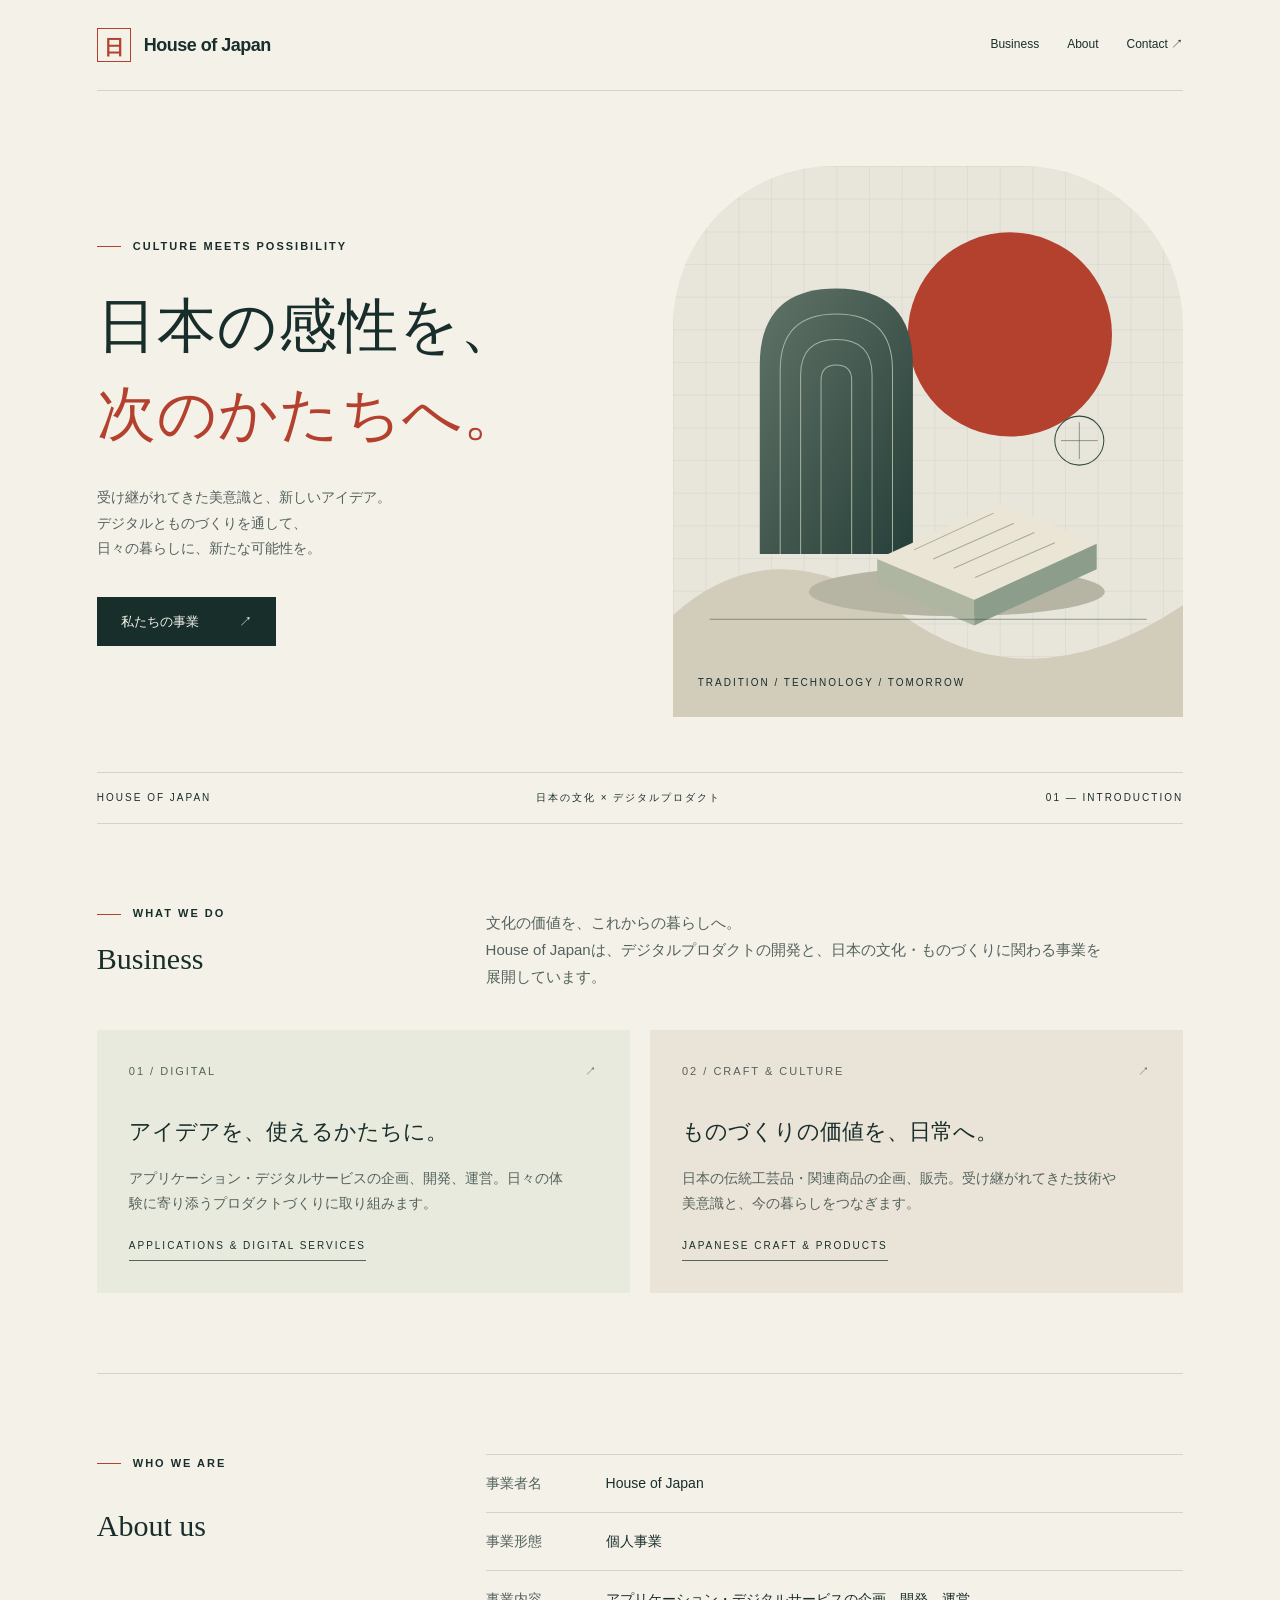
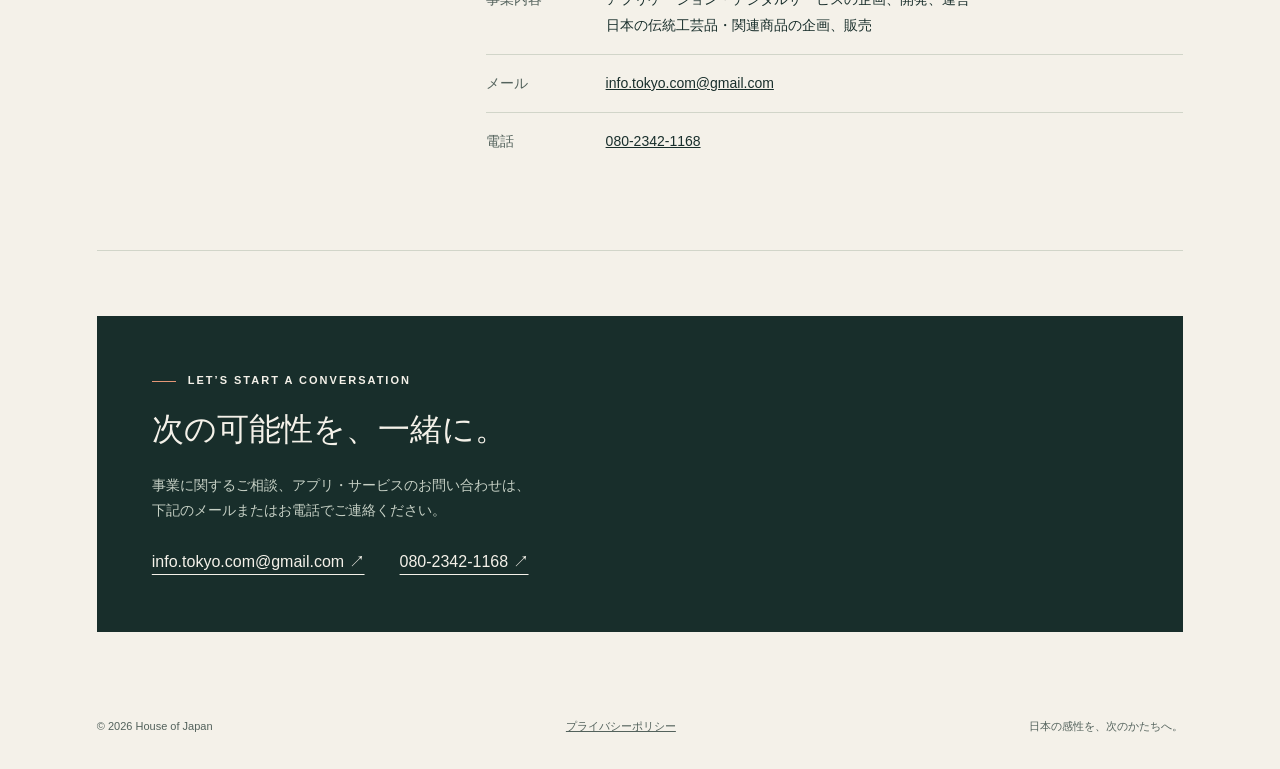
<file: index.html>
<!doctype html>
<html lang="ja"><head><meta charset="utf-8"><meta name="viewport" content="width=device-width,initial-scale=1"><meta name="description" content="House of Japanは、デジタルプロダクトの開発と、日本の文化・ものづくりに関わる事業を展開する個人事業です。事業紹介・お問い合わせはこちら。"><meta name="theme-color" content="#182e2b"><title>House of Japan | 日本の感性を、次のかたちへ。</title><link rel="stylesheet" href="style.css"></head>
<body><a class="skip" href="#main">本文へ移動</a><div class="wrap"><header><a class="brand" href="./" aria-label="House of Japan ホーム"><span class="mark" aria-hidden="true">日</span>House of Japan</a><nav aria-label="メインナビゲーション"><a href="#business">Business</a><a href="#about">About</a><a href="#contact">Contact ↗</a></nav></header>
<main id="main"><section class="hero" aria-labelledby="hero-title"><div><div class="eyebrow">Culture meets possibility</div><h1 id="hero-title">日本の感性を、<br><em>次のかたちへ。</em></h1><p class="lead">受け継がれてきた美意識と、新しいアイデア。<br>デジタルとものづくりを通して、<br>日々の暮らしに、新たな可能性を。</p><a class="button" href="#business">私たちの事業 <span aria-hidden="true">↗</span></a></div><div class="art"><!-- Original illustration; no third-party assets. --><svg viewBox="0 0 500 540" xmlns="http://www.w3.org/2000/svg" aria-hidden="true"><defs><pattern id="grid" width="32" height="32" patternUnits="userSpaceOnUse"><path d="M32 0H0V32" fill="none" stroke="#bec4b5" stroke-width=".5"/></pattern><linearGradient id="stone" x2="1" y2="1"><stop stop-color="#617367"/><stop offset="1" stop-color="#263f39"/></linearGradient></defs><rect width="500" height="540" fill="url(#grid)"/><circle cx="330" cy="165" r="100" fill="#b4402e"/><path d="M0 440Q100 350 225 440T500 430V540H0Z" fill="#d2ccba"/><path d="M85 380V195Q85 120 160 120Q235 120 235 195V380Z" fill="url(#stone)"/><path d="M105 380V200Q105 145 160 145Q215 145 215 200V380M125 380V205Q125 170 160 170Q195 170 195 205V380M145 380V210Q145 195 160 195Q175 195 175 210V380" fill="none" stroke="#a5b19f"/><ellipse cx="278" cy="417" rx="145" ry="24" fill="#b6b5a3"/><path d="M200 385L320 330L415 370L295 425Z" fill="#ebe5d5"/><path d="M200 385V410L295 450V425Z" fill="#aeb6a2"/><path d="M295 425L415 370V395L295 450Z" fill="#8c9d8b"/><path d="M236 376L314 340M255 385L334 350M275 394L354 359M296 403L374 369" stroke="#a3ad99" fill="none"/><circle cx="398" cy="269" r="24" fill="none" stroke="#314b40"/><path d="M380 269H416M398 251V287M36 444H464" stroke="#314b40" stroke-width=".5"/></svg><span class="art-label">TRADITION / TECHNOLOGY / TOMORROW</span></div></section>
<div class="hero-foot"><span>HOUSE OF JAPAN</span><span>日本の文化 × デジタルプロダクト</span><span>01 — INTRODUCTION</span></div>
<section class="section" id="business"><div class="section-heading"><div><div class="eyebrow">What we do</div><h2>Business</h2></div><p>文化の価値を、これからの暮らしへ。<br>House of Japanは、デジタルプロダクトの開発と、日本の文化・ものづくりに関わる事業を展開しています。</p></div><div class="cards"><article class="card"><div class="card-top"><span>01 / DIGITAL</span><span aria-hidden="true">↗</span></div><h3>アイデアを、使えるかたちに。</h3><p>アプリケーション・デジタルサービスの企画、開発、運営。日々の体験に寄り添うプロダクトづくりに取り組みます。</p><span class="tag">APPLICATIONS & DIGITAL SERVICES</span></article><article class="card"><div class="card-top"><span>02 / CRAFT & CULTURE</span><span aria-hidden="true">↗</span></div><h3>ものづくりの価値を、日常へ。</h3><p>日本の伝統工芸品・関連商品の企画、販売。受け継がれてきた技術や美意識と、今の暮らしをつなぎます。</p><span class="tag">JAPANESE CRAFT & PRODUCTS</span></article></div></section>
<section class="section" id="about"><div class="about-grid"><div><div class="eyebrow">Who we are</div><h2 style="font-family:Georgia,serif;font-size:30px;font-weight:400">About us</h2></div><dl><div><dt>事業者名</dt><dd>House of Japan</dd></div><div><dt>事業形態</dt><dd>個人事業</dd></div><div><dt>事業内容</dt><dd>アプリケーション・デジタルサービスの企画、開発、運営<br>日本の伝統工芸品・関連商品の企画、販売</dd></div><div><dt>メール</dt><dd><a href="mailto:info.tokyo.com@gmail.com">info.tokyo.com@gmail.com</a></dd></div><div><dt>電話</dt><dd><a href="tel:+818023421168">080-2342-1168</a></dd></div></dl></div></section>
<section class="contact" id="contact"><div class="eyebrow">Let’s start a conversation</div><h2>次の可能性を、一緒に。</h2><p>事業に関するご相談、アプリ・サービスのお問い合わせは、<br>下記のメールまたはお電話でご連絡ください。</p><div class="contact-links"><a href="mailto:info.tokyo.com@gmail.com">info.tokyo.com@gmail.com ↗</a><a href="tel:+818023421168">080-2342-1168 ↗</a></div></section></main>
<footer><span>© 2026 House of Japan</span><a href="privacy.html">プライバシーポリシー</a><span>日本の感性を、次のかたちへ。</span></footer></div></body></html>
</file>
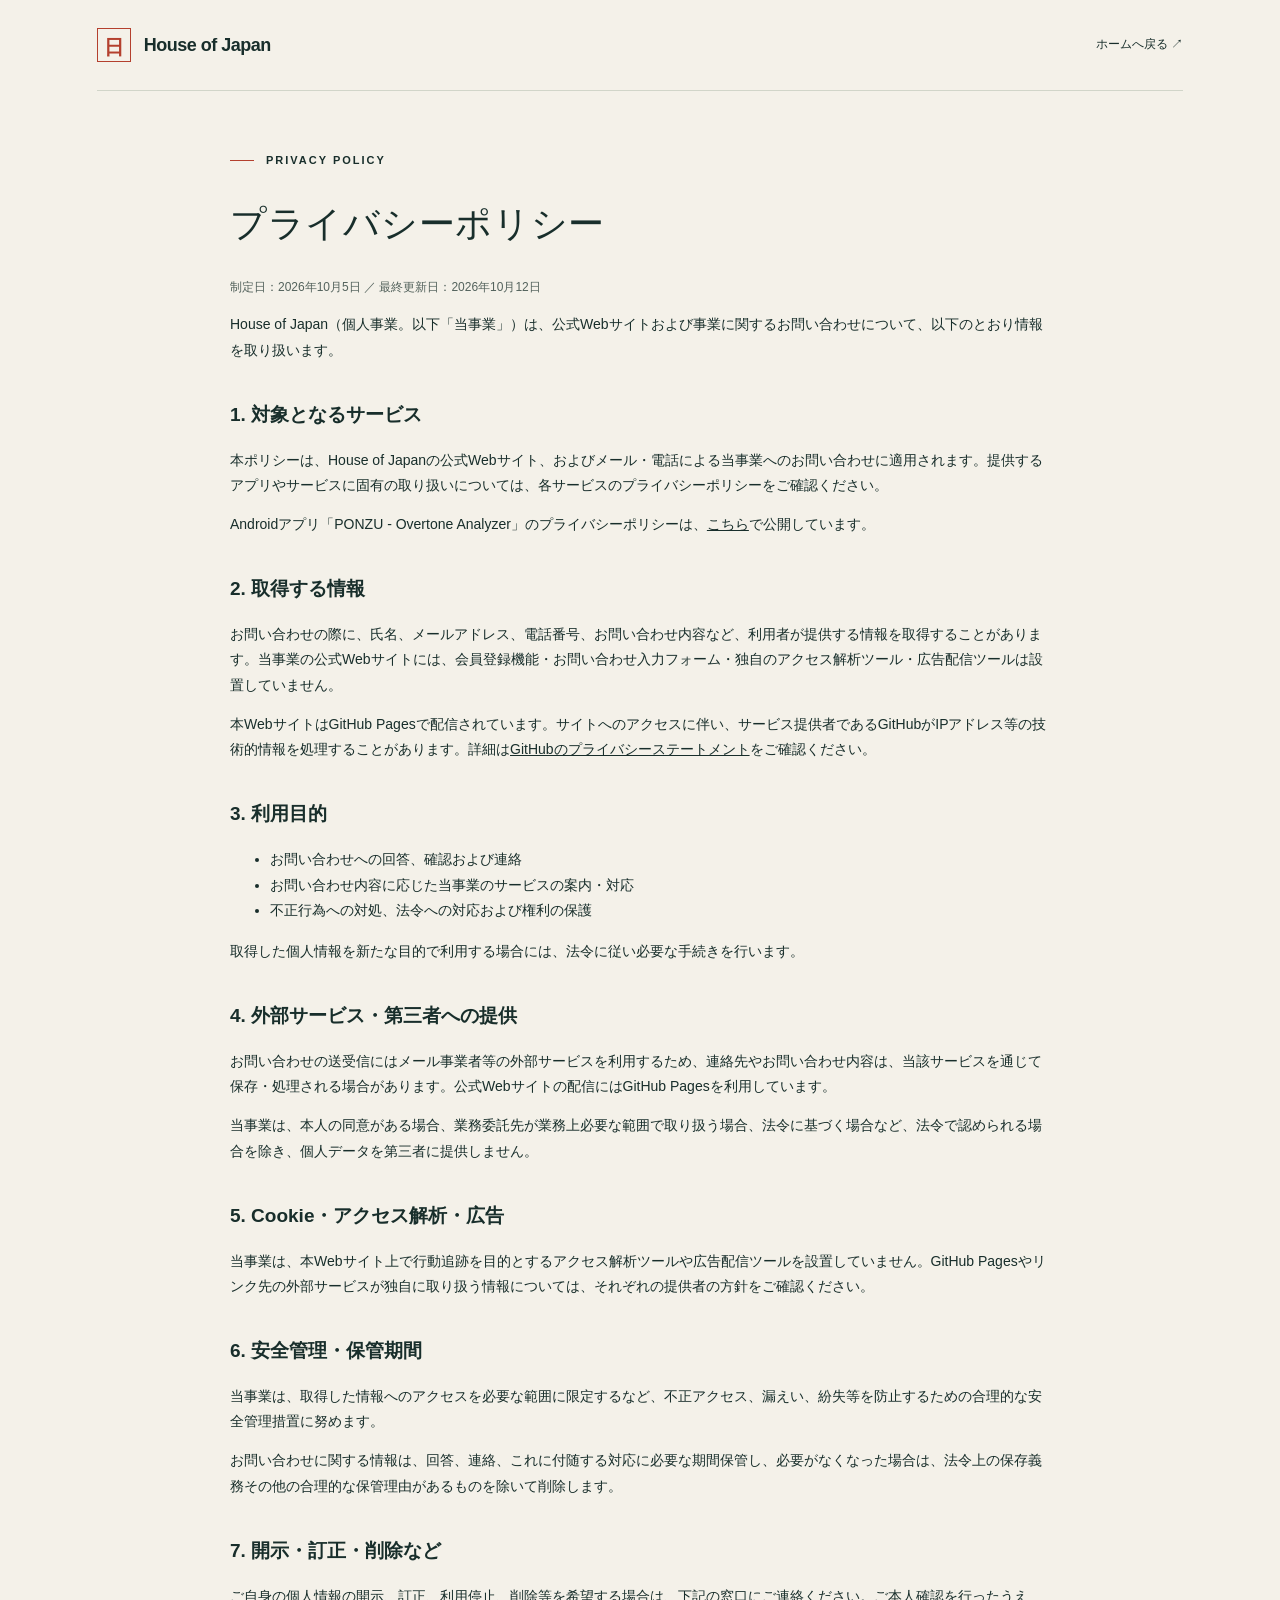
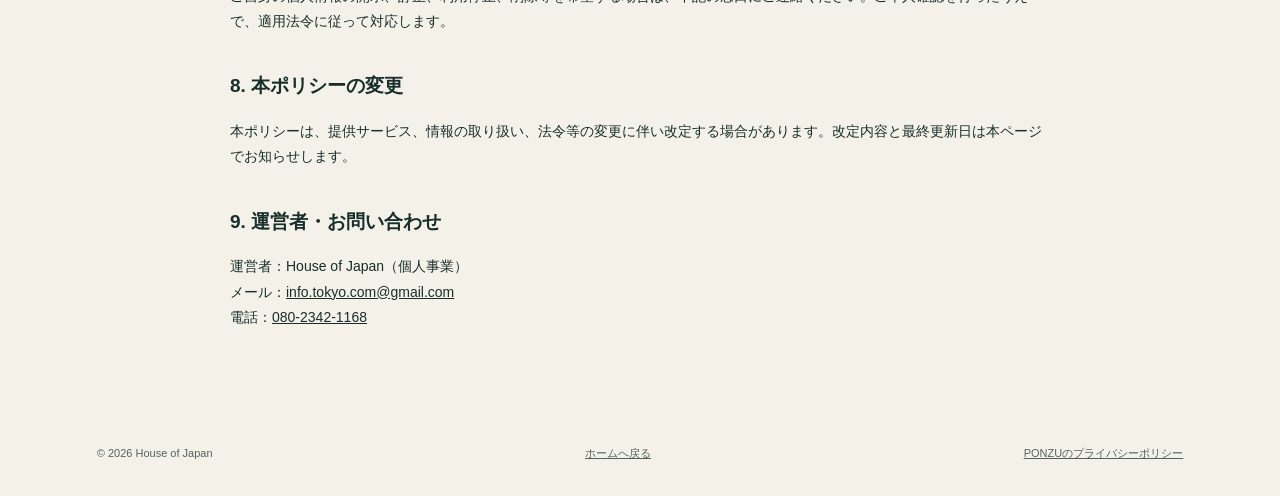
<file: privacy.html>
<!doctype html>
<html lang="ja">
<head>
<meta charset="utf-8">
<meta name="viewport" content="width=device-width,initial-scale=1">
<meta name="description" content="House of Japan公式Webサイトおよび事業へのお問い合わせに関するプライバシーポリシー。">
<title>プライバシーポリシー | House of Japan</title>
<link rel="stylesheet" href="style.css">
</head>
<body>
<a class="skip" href="#main">本文へ移動</a>
<div class="wrap">
<header>
<a class="brand" href="./"><span class="mark" aria-hidden="true">日</span>House of Japan</a>
<nav aria-label="ナビゲーション"><a href="./">ホームへ戻る ↗</a></nav>
</header>
<main class="policy" id="main">
<div class="eyebrow">Privacy Policy</div>
<h1>プライバシーポリシー</h1>
<p class="date">制定日：2026年10月5日 ／ 最終更新日：2026年10月12日</p>
<p>House of Japan（個人事業。以下「当事業」）は、公式Webサイトおよび事業に関するお問い合わせについて、以下のとおり情報を取り扱います。</p>
<h2>1. 対象となるサービス</h2>
<p>本ポリシーは、House of Japanの公式Webサイト、およびメール・電話による当事業へのお問い合わせに適用されます。提供するアプリやサービスに固有の取り扱いについては、各サービスのプライバシーポリシーをご確認ください。</p>
<p>Androidアプリ「PONZU - Overtone Analyzer」のプライバシーポリシーは、<a href="ponzu/privacy.html">こちら</a>で公開しています。</p>
<h2>2. 取得する情報</h2>
<p>お問い合わせの際に、氏名、メールアドレス、電話番号、お問い合わせ内容など、利用者が提供する情報を取得することがあります。当事業の公式Webサイトには、会員登録機能・お問い合わせ入力フォーム・独自のアクセス解析ツール・広告配信ツールは設置していません。</p>
<p>本WebサイトはGitHub Pagesで配信されています。サイトへのアクセスに伴い、サービス提供者であるGitHubがIPアドレス等の技術的情報を処理することがあります。詳細は<a href="https://docs.github.com/en/site-policy/privacy-policies/github-general-privacy-statement">GitHubのプライバシーステートメント</a>をご確認ください。</p>
<h2>3. 利用目的</h2>
<ul>
<li>お問い合わせへの回答、確認および連絡</li>
<li>お問い合わせ内容に応じた当事業のサービスの案内・対応</li>
<li>不正行為への対処、法令への対応および権利の保護</li>
</ul>
<p>取得した個人情報を新たな目的で利用する場合には、法令に従い必要な手続きを行います。</p>
<h2>4. 外部サービス・第三者への提供</h2>
<p>お問い合わせの送受信にはメール事業者等の外部サービスを利用するため、連絡先やお問い合わせ内容は、当該サービスを通じて保存・処理される場合があります。公式Webサイトの配信にはGitHub Pagesを利用しています。</p>
<p>当事業は、本人の同意がある場合、業務委託先が業務上必要な範囲で取り扱う場合、法令に基づく場合など、法令で認められる場合を除き、個人データを第三者に提供しません。</p>
<h2>5. Cookie・アクセス解析・広告</h2>
<p>当事業は、本Webサイト上で行動追跡を目的とするアクセス解析ツールや広告配信ツールを設置していません。GitHub Pagesやリンク先の外部サービスが独自に取り扱う情報については、それぞれの提供者の方針をご確認ください。</p>
<h2>6. 安全管理・保管期間</h2>
<p>当事業は、取得した情報へのアクセスを必要な範囲に限定するなど、不正アクセス、漏えい、紛失等を防止するための合理的な安全管理措置に努めます。</p>
<p>お問い合わせに関する情報は、回答、連絡、これに付随する対応に必要な期間保管し、必要がなくなった場合は、法令上の保存義務その他の合理的な保管理由があるものを除いて削除します。</p>
<h2>7. 開示・訂正・削除など</h2>
<p>ご自身の個人情報の開示、訂正、利用停止、削除等を希望する場合は、下記の窓口にご連絡ください。ご本人確認を行ったうえで、適用法令に従って対応します。</p>
<h2>8. 本ポリシーの変更</h2>
<p>本ポリシーは、提供サービス、情報の取り扱い、法令等の変更に伴い改定する場合があります。改定内容と最終更新日は本ページでお知らせします。</p>
<h2>9. 運営者・お問い合わせ</h2>
<p>運営者：House of Japan（個人事業）<br>
メール：<a href="mailto:info.tokyo.com@gmail.com">info.tokyo.com@gmail.com</a><br>
電話：<a href="tel:+818023421168">080-2342-1168</a></p>
</main>
<footer><span>© 2026 House of Japan</span><a href="./">ホームへ戻る</a><a href="ponzu/privacy.html">PONZUのプライバシーポリシー</a></footer>
</div>
</body>
</html>
</file>
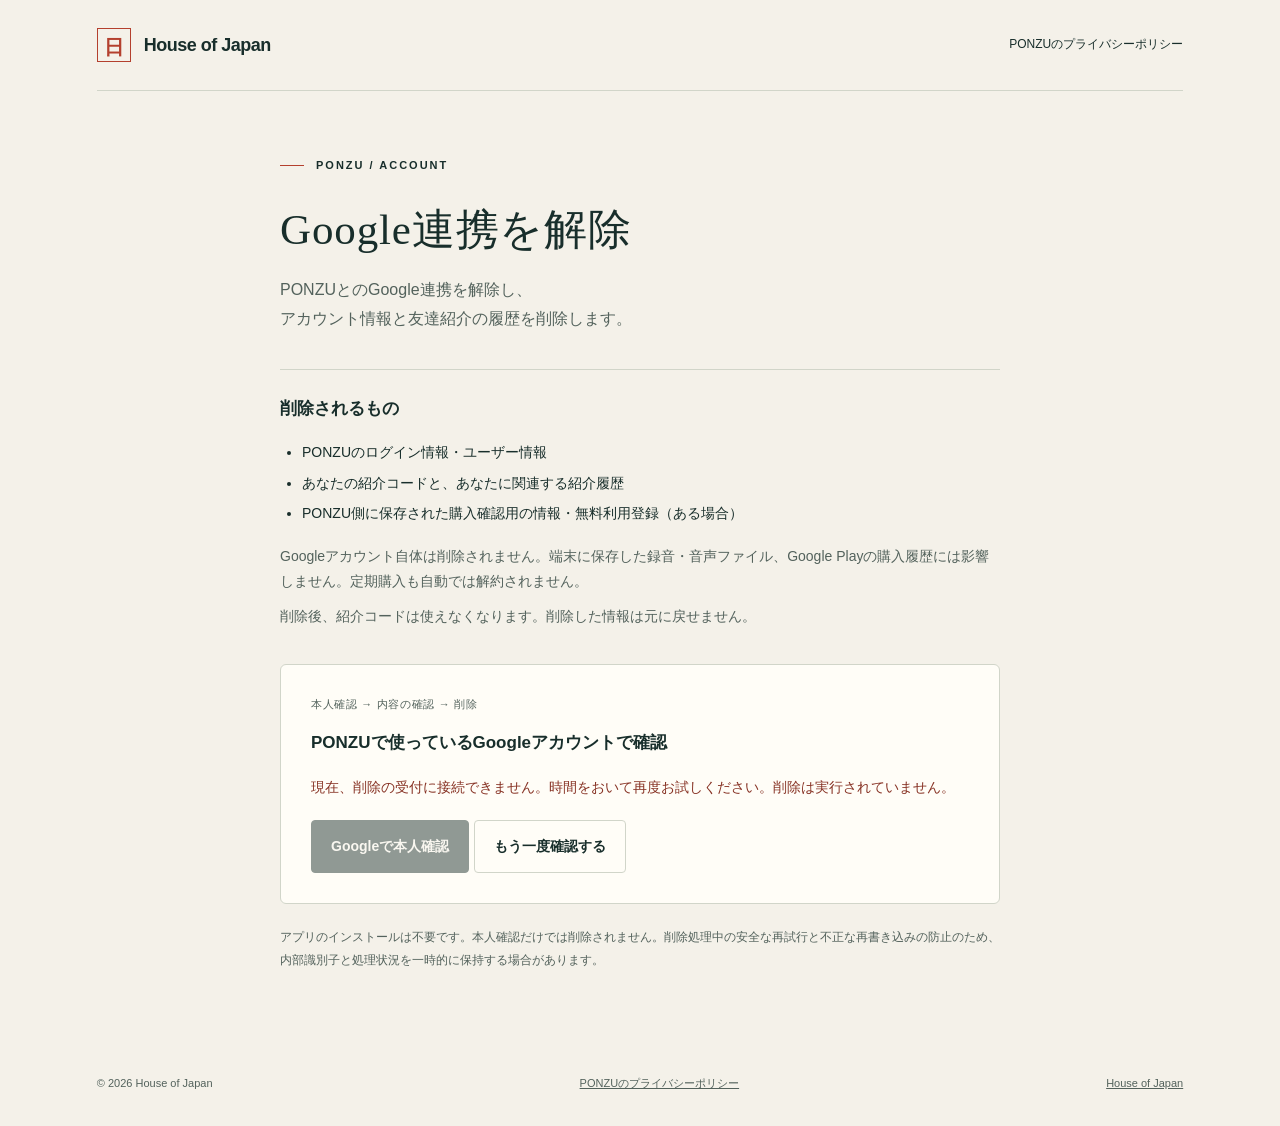
<file: ponzu/delete-account.html>
<!doctype html>
<html lang="ja">
<head>
  <meta charset="utf-8">
  <meta name="viewport" content="width=device-width,initial-scale=1">
  <meta name="description" content="PONZUのGoogle連携解除と、アカウント情報・友達紹介履歴の削除。アプリをインストールしていない方もこのページから手続きできます。">
  <meta name="referrer" content="no-referrer">
  <meta name="theme-color" content="#182e2b">
  <title>Google連携を解除 | PONZU</title>
  <link rel="stylesheet" href="../style.css">
  <link rel="stylesheet" href="delete-account.css">
  <script type="module" src="delete-account.mjs"></script>
</head>
<body>
  <a class="skip" href="#main">本文へ移動</a>
  <div class="wrap">
    <header>
      <a class="brand" href="../"><span class="mark" aria-hidden="true">日</span>House of Japan</a>
      <nav aria-label="ナビゲーション"><a href="privacy.html">PONZUのプライバシーポリシー</a></nav>
    </header>
    <main id="main" class="deletion-page">
      <div class="eyebrow">PONZU / Account</div>
      <h1>Google連携を解除</h1>
      <p class="intro">PONZUとのGoogle連携を解除し、<br class="desktop-break">アカウント情報と友達紹介の履歴を削除します。</p>

      <section class="scope" aria-labelledby="scope-heading">
        <h2 id="scope-heading">削除されるもの</h2>
        <ul>
          <li>PONZUのログイン情報・ユーザー情報</li>
          <li>あなたの紹介コードと、あなたに関連する紹介履歴</li>
          <li>PONZU側に保存された購入確認用の情報・無料利用登録（ある場合）</li>
        </ul>
        <p>Googleアカウント自体は削除されません。端末に保存した録音・音声ファイル、Google Playの購入履歴には影響しません。定期購入も自動では解約されません。</p>
        <p>削除後、紹介コードは使えなくなります。削除した情報は元に戻せません。</p>
      </section>

      <section class="action-card" aria-labelledby="action-heading" aria-busy="true" id="action-card">
        <div class="step-label" id="step-label">本人確認 → 内容の確認 → 削除</div>
        <h2 id="action-heading">PONZUで使っているGoogleアカウントで確認</h2>
        <p id="status" role="status" aria-live="polite">受付状況を確認しています。</p>
        <button id="start" type="button" disabled>Googleで本人確認</button>
        <div id="google-button" aria-label="Googleで本人確認"></div>

        <form id="confirmation" hidden>
          <p class="account-label">削除するPONZUアカウント</p>
          <p class="account-email" id="account-email"></p>
          <label class="consent"><input type="checkbox" id="consent" required> <span>上記の情報を削除し、元に戻せないことを確認しました。</span></label>
          <div class="actions">
            <button type="submit" id="delete" class="danger" disabled>連携を解除して削除する</button>
            <button type="button" id="cancel" class="secondary">キャンセル</button>
          </div>
        </form>
        <button id="retry" type="button" class="secondary" hidden>もう一度確認する</button>
        <noscript><p>この手続きにはJavaScriptが必要です。ブラウザのJavaScriptを有効にしてください。この状態では削除は実行されません。</p></noscript>
      </section>
      <p class="footnote">アプリのインストールは不要です。本人確認だけでは削除されません。削除処理中の安全な再試行と不正な再書き込みの防止のため、内部識別子と処理状況を一時的に保持する場合があります。</p>
    </main>
    <footer><span>© 2026 House of Japan</span><a href="privacy.html">PONZUのプライバシーポリシー</a><a href="../">House of Japan</a></footer>
  </div>
</body>
</html>
</file>
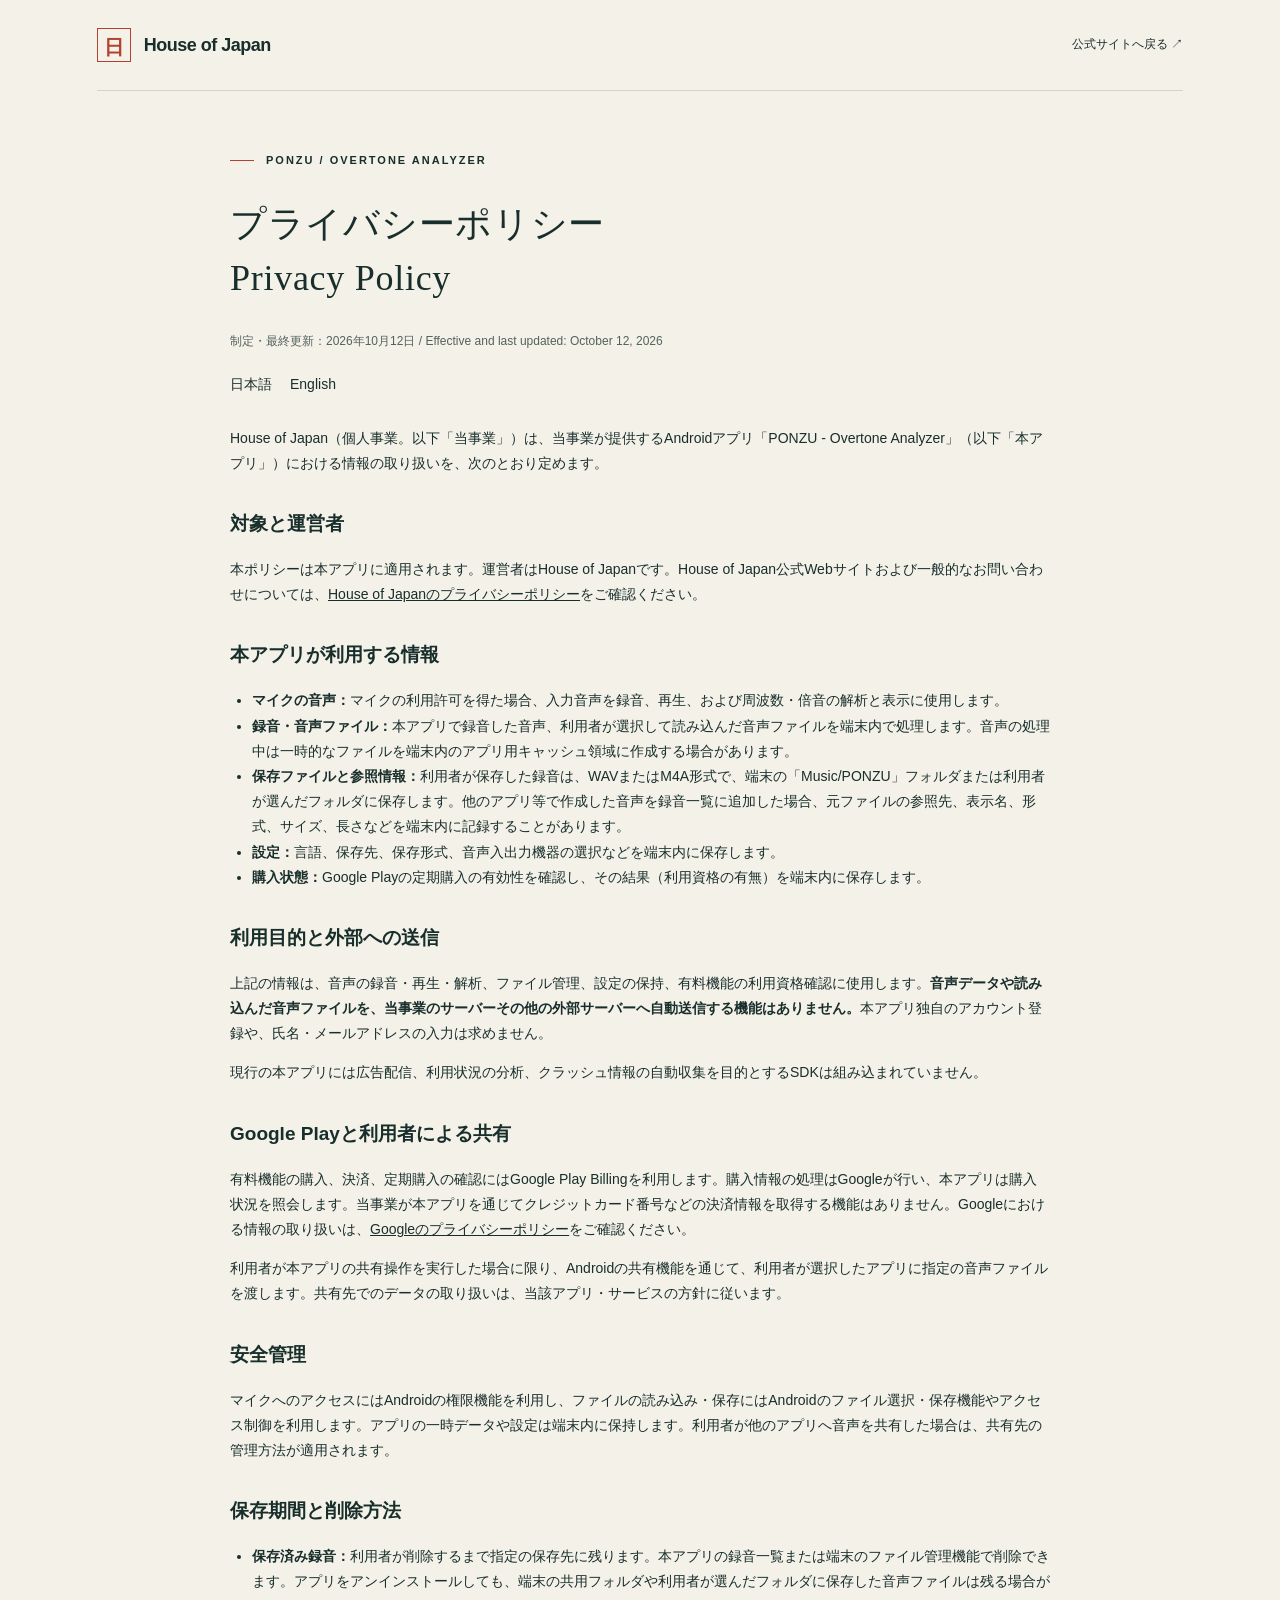
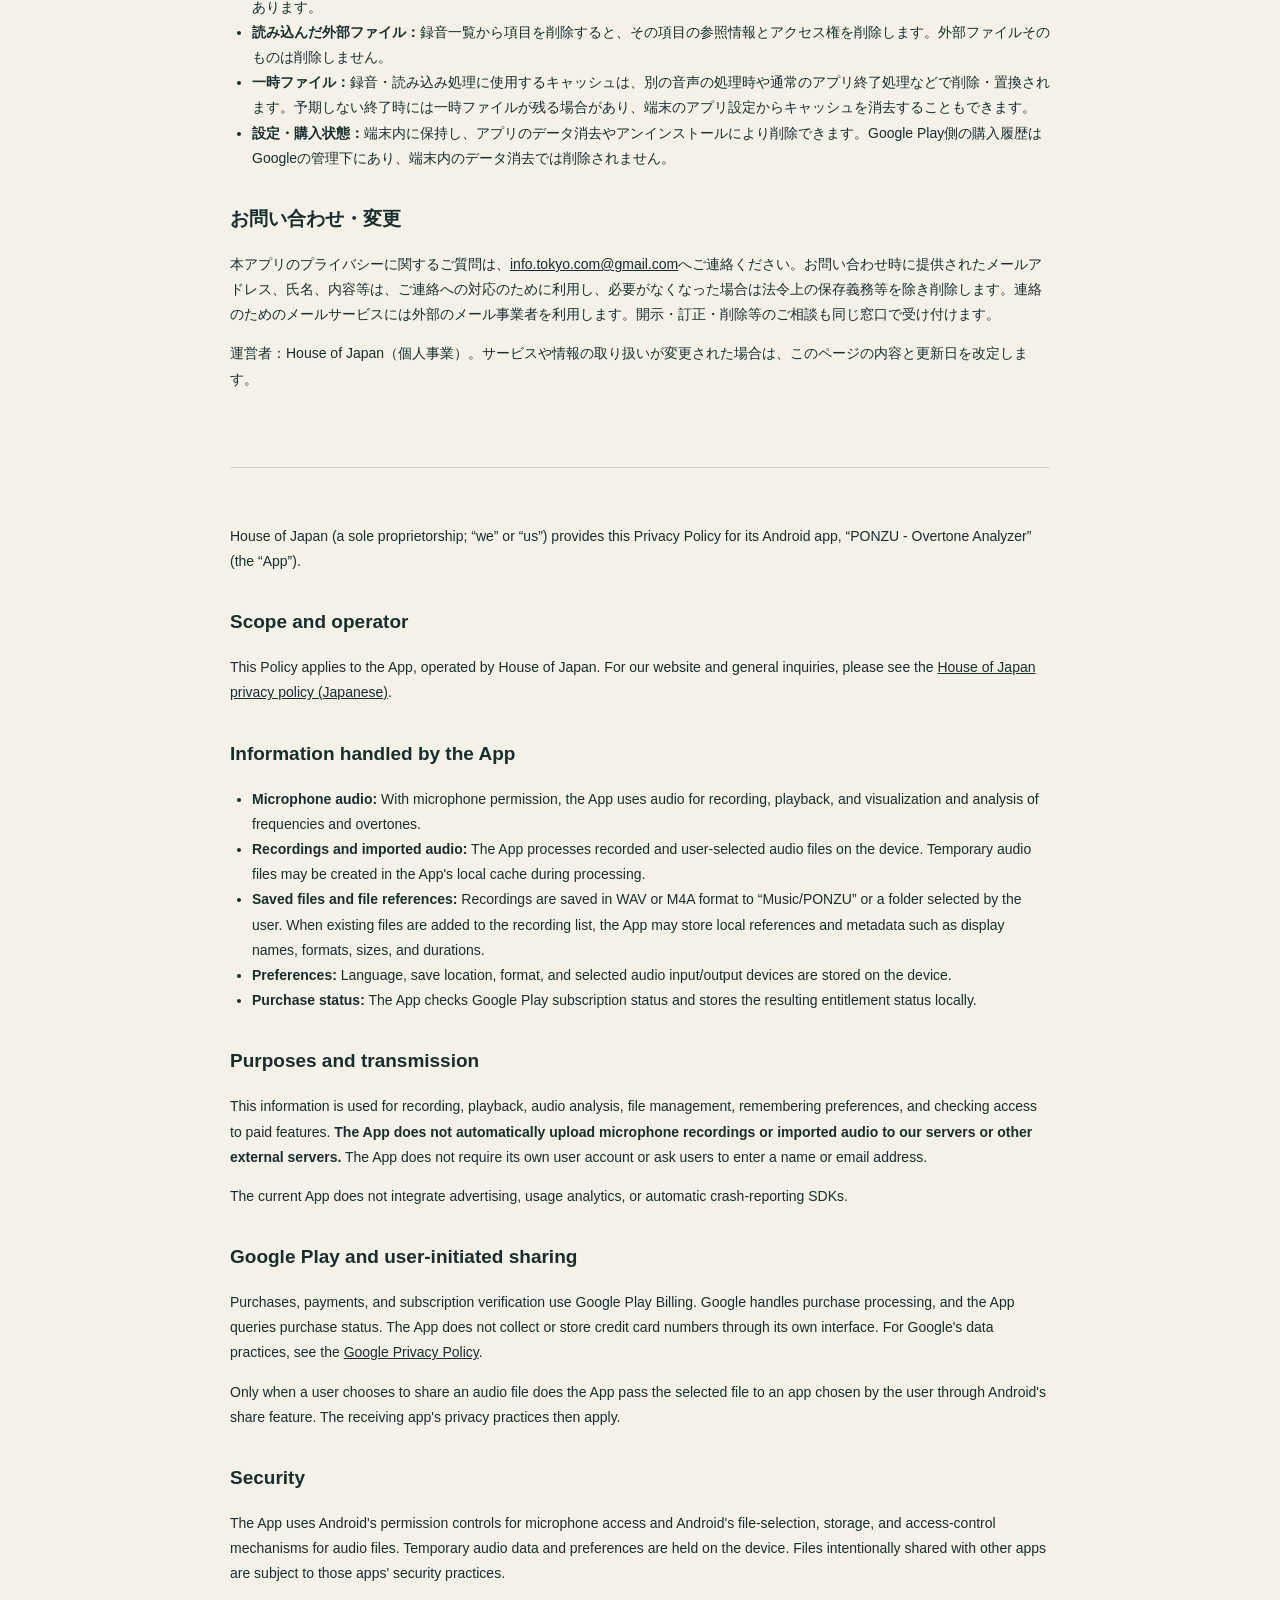
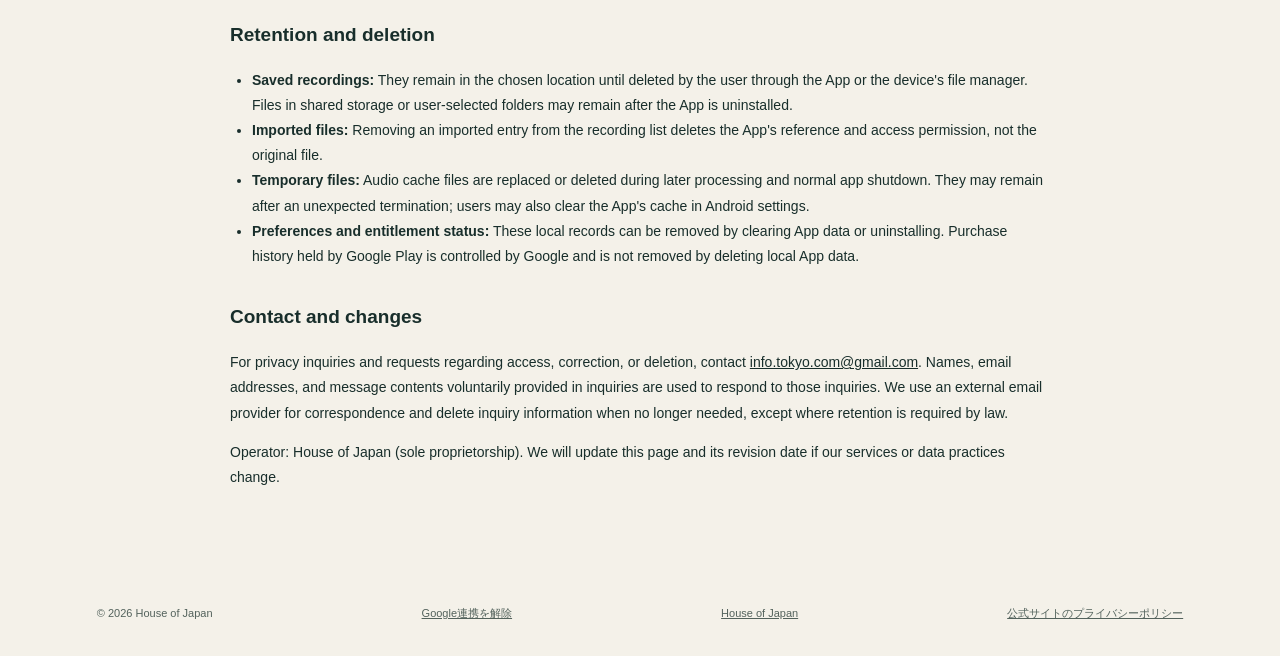
<file: ponzu/privacy.html>
<!doctype html>
<html lang="ja">
<head>
<meta charset="utf-8">
<meta name="viewport" content="width=device-width,initial-scale=1">
<meta name="description" content="PONZU - Overtone Analyzerのプライバシーポリシー。音声・録音データ、端末内保存、Google Playでの購入確認などについて説明します。">
<title>プライバシーポリシー / Privacy Policy | PONZU - Overtone Analyzer</title>
<link rel="stylesheet" href="../style.css">
<style>
.policy .language-links{display:flex;gap:18px;flex-wrap:wrap;margin:20px 0 28px;font-size:14px}
.policy section[lang]{scroll-margin-top:22px}
.policy section[lang]+section[lang]{margin-top:75px;padding-top:42px;border-top:1px solid var(--line)}
.policy h2{margin-top:31px}
.policy ul{padding-left:22px}
.policy .small-note{font-size:12px;color:var(--muted)}
</style>
</head>
<body>
<a class="skip" href="#main">本文へ移動 / Skip to content</a>
<div class="wrap">
<header>
<a class="brand" href="../"><span class="mark" aria-hidden="true">日</span>House of Japan</a>
<nav aria-label="ナビゲーション"><a href="../">公式サイトへ戻る ↗</a></nav>
</header>
<main class="policy" id="main">
<div class="eyebrow">PONZU / Overtone Analyzer</div>
<h1>プライバシーポリシー<br><span lang="en">Privacy Policy</span></h1>
<p class="date">制定・最終更新：2026年10月12日 / Effective and last updated: October 12, 2026</p>
<nav class="language-links" aria-label="Language"><a href="#ja">日本語</a><a href="#en" lang="en">English</a></nav>
<section id="ja" lang="ja" aria-label="日本語版">
<p>House of Japan（個人事業。以下「当事業」）は、当事業が提供するAndroidアプリ「PONZU - Overtone Analyzer」（以下「本アプリ」）における情報の取り扱いを、次のとおり定めます。</p>
<h2>対象と運営者</h2>
<p>本ポリシーは本アプリに適用されます。運営者はHouse of Japanです。House of Japan公式Webサイトおよび一般的なお問い合わせについては、<a href="../privacy.html">House of Japanのプライバシーポリシー</a>をご確認ください。</p>
<h2>本アプリが利用する情報</h2>
<ul>
<li><strong>マイクの音声：</strong>マイクの利用許可を得た場合、入力音声を録音、再生、および周波数・倍音の解析と表示に使用します。</li>
<li><strong>録音・音声ファイル：</strong>本アプリで録音した音声、利用者が選択して読み込んだ音声ファイルを端末内で処理します。音声の処理中は一時的なファイルを端末内のアプリ用キャッシュ領域に作成する場合があります。</li>
<li><strong>保存ファイルと参照情報：</strong>利用者が保存した録音は、WAVまたはM4A形式で、端末の「Music/PONZU」フォルダまたは利用者が選んだフォルダに保存します。他のアプリ等で作成した音声を録音一覧に追加した場合、元ファイルの参照先、表示名、形式、サイズ、長さなどを端末内に記録することがあります。</li>
<li><strong>設定：</strong>言語、保存先、保存形式、音声入出力機器の選択などを端末内に保存します。</li>
<li><strong>購入状態：</strong>Google Playの定期購入の有効性を確認し、その結果（利用資格の有無）を端末内に保存します。</li>
</ul>
<h2>利用目的と外部への送信</h2>
<p>上記の情報は、音声の録音・再生・解析、ファイル管理、設定の保持、有料機能の利用資格確認に使用します。<strong>音声データや読み込んだ音声ファイルを、当事業のサーバーその他の外部サーバーへ自動送信する機能はありません。</strong>本アプリ独自のアカウント登録や、氏名・メールアドレスの入力は求めません。</p>
<p>現行の本アプリには広告配信、利用状況の分析、クラッシュ情報の自動収集を目的とするSDKは組み込まれていません。</p>
<h2>Google Playと利用者による共有</h2>
<p>有料機能の購入、決済、定期購入の確認にはGoogle Play Billingを利用します。購入情報の処理はGoogleが行い、本アプリは購入状況を照会します。当事業が本アプリを通じてクレジットカード番号などの決済情報を取得する機能はありません。Googleにおける情報の取り扱いは、<a href="https://policies.google.com/privacy?hl=ja">Googleのプライバシーポリシー</a>をご確認ください。</p>
<p>利用者が本アプリの共有操作を実行した場合に限り、Androidの共有機能を通じて、利用者が選択したアプリに指定の音声ファイルを渡します。共有先でのデータの取り扱いは、当該アプリ・サービスの方針に従います。</p>
<h2>安全管理</h2>
<p>マイクへのアクセスにはAndroidの権限機能を利用し、ファイルの読み込み・保存にはAndroidのファイル選択・保存機能やアクセス制御を利用します。アプリの一時データや設定は端末内に保持します。利用者が他のアプリへ音声を共有した場合は、共有先の管理方法が適用されます。</p>
<h2>保存期間と削除方法</h2>
<ul>
<li><strong>保存済み録音：</strong>利用者が削除するまで指定の保存先に残ります。本アプリの録音一覧または端末のファイル管理機能で削除できます。アプリをアンインストールしても、端末の共用フォルダや利用者が選んだフォルダに保存した音声ファイルは残る場合があります。</li>
<li><strong>読み込んだ外部ファイル：</strong>録音一覧から項目を削除すると、その項目の参照情報とアクセス権を削除します。外部ファイルそのものは削除しません。</li>
<li><strong>一時ファイル：</strong>録音・読み込み処理に使用するキャッシュは、別の音声の処理時や通常のアプリ終了処理などで削除・置換されます。予期しない終了時には一時ファイルが残る場合があり、端末のアプリ設定からキャッシュを消去することもできます。</li>
<li><strong>設定・購入状態：</strong>端末内に保持し、アプリのデータ消去やアンインストールにより削除できます。Google Play側の購入履歴はGoogleの管理下にあり、端末内のデータ消去では削除されません。</li>
</ul>
<h2>お問い合わせ・変更</h2>
<p>本アプリのプライバシーに関するご質問は、<a href="mailto:info.tokyo.com@gmail.com">info.tokyo.com@gmail.com</a>へご連絡ください。お問い合わせ時に提供されたメールアドレス、氏名、内容等は、ご連絡への対応のために利用し、必要がなくなった場合は法令上の保存義務等を除き削除します。連絡のためのメールサービスには外部のメール事業者を利用します。開示・訂正・削除等のご相談も同じ窓口で受け付けます。</p>
<p>運営者：House of Japan（個人事業）。サービスや情報の取り扱いが変更された場合は、このページの内容と更新日を改定します。</p>
</section>
<section id="en" lang="en" aria-label="English version">
<p>House of Japan (a sole proprietorship; “we” or “us”) provides this Privacy Policy for its Android app, “PONZU - Overtone Analyzer” (the “App”).</p>
<h2>Scope and operator</h2>
<p>This Policy applies to the App, operated by House of Japan. For our website and general inquiries, please see the <a href="../privacy.html">House of Japan privacy policy (Japanese)</a>.</p>
<h2>Information handled by the App</h2>
<ul>
<li><strong>Microphone audio:</strong> With microphone permission, the App uses audio for recording, playback, and visualization and analysis of frequencies and overtones.</li>
<li><strong>Recordings and imported audio:</strong> The App processes recorded and user-selected audio files on the device. Temporary audio files may be created in the App's local cache during processing.</li>
<li><strong>Saved files and file references:</strong> Recordings are saved in WAV or M4A format to “Music/PONZU” or a folder selected by the user. When existing files are added to the recording list, the App may store local references and metadata such as display names, formats, sizes, and durations.</li>
<li><strong>Preferences:</strong> Language, save location, format, and selected audio input/output devices are stored on the device.</li>
<li><strong>Purchase status:</strong> The App checks Google Play subscription status and stores the resulting entitlement status locally.</li>
</ul>
<h2>Purposes and transmission</h2>
<p>This information is used for recording, playback, audio analysis, file management, remembering preferences, and checking access to paid features. <strong>The App does not automatically upload microphone recordings or imported audio to our servers or other external servers.</strong> The App does not require its own user account or ask users to enter a name or email address.</p>
<p>The current App does not integrate advertising, usage analytics, or automatic crash-reporting SDKs.</p>
<h2>Google Play and user-initiated sharing</h2>
<p>Purchases, payments, and subscription verification use Google Play Billing. Google handles purchase processing, and the App queries purchase status. The App does not collect or store credit card numbers through its own interface. For Google's data practices, see the <a href="https://policies.google.com/privacy?hl=en">Google Privacy Policy</a>.</p>
<p>Only when a user chooses to share an audio file does the App pass the selected file to an app chosen by the user through Android's share feature. The receiving app's privacy practices then apply.</p>
<h2>Security</h2>
<p>The App uses Android's permission controls for microphone access and Android's file-selection, storage, and access-control mechanisms for audio files. Temporary audio data and preferences are held on the device. Files intentionally shared with other apps are subject to those apps' security practices.</p>
<h2>Retention and deletion</h2>
<ul>
<li><strong>Saved recordings:</strong> They remain in the chosen location until deleted by the user through the App or the device's file manager. Files in shared storage or user-selected folders may remain after the App is uninstalled.</li>
<li><strong>Imported files:</strong> Removing an imported entry from the recording list deletes the App's reference and access permission, not the original file.</li>
<li><strong>Temporary files:</strong> Audio cache files are replaced or deleted during later processing and normal app shutdown. They may remain after an unexpected termination; users may also clear the App's cache in Android settings.</li>
<li><strong>Preferences and entitlement status:</strong> These local records can be removed by clearing App data or uninstalling. Purchase history held by Google Play is controlled by Google and is not removed by deleting local App data.</li>
</ul>
<h2>Contact and changes</h2>
<p>For privacy inquiries and requests regarding access, correction, or deletion, contact <a href="mailto:info.tokyo.com@gmail.com">info.tokyo.com@gmail.com</a>. Names, email addresses, and message contents voluntarily provided in inquiries are used to respond to those inquiries. We use an external email provider for correspondence and delete inquiry information when no longer needed, except where retention is required by law.</p>
<p>Operator: House of Japan (sole proprietorship). We will update this page and its revision date if our services or data practices change.</p>
</section>
</main>
<footer><span>© 2026 House of Japan</span><a href="delete-account.html">Google連携を解除</a><a href="../">House of Japan</a><a href="../privacy.html">公式サイトのプライバシーポリシー</a></footer>
</div>
</body>
</html>
</file>
<file: style.css>
:root{--paper:#f4f1e9;--ink:#182e2b;--muted:#53625c;--red:#b4402e;--line:#d1d5c9}*{box-sizing:border-box}html{scroll-behavior:smooth;scroll-padding-top:30px}body{margin:0;background:var(--paper);color:var(--ink);font-family:Arial,'Yu Gothic','Hiragino Kaku Gothic ProN',sans-serif;line-height:1.8}a{color:inherit}a:focus-visible{outline:3px solid var(--red);outline-offset:6px}a:hover{color:var(--red)}.wrap{max-width:1240px;margin:auto;padding:0 6%}.skip{position:absolute;left:20px;top:-80px;background:white;padding:10px;z-index:10}.skip:focus{top:10px}header{display:flex;justify-content:space-between;align-items:center;gap:24px;padding:28px 0;border-bottom:1px solid var(--line)}.brand{text-decoration:none;display:flex;gap:13px;align-items:center;font-size:18px;font-weight:bold;letter-spacing:-.5px}.mark{display:grid;place-items:center;width:34px;height:34px;border:1px solid var(--red);color:var(--red);font-family:serif;font-size:20px}nav{display:flex;gap:28px;font-size:12px}nav a{text-decoration:none}.hero{padding:75px 0 55px;display:grid;grid-template-columns:1.05fr 1fr;align-items:center;gap:40px}.eyebrow{font-size:11px;letter-spacing:2px;text-transform:uppercase;font-weight:bold;display:flex;align-items:center;gap:12px}.eyebrow:before{content:'';width:24px;height:1px;background:var(--red)}h1{font-family:'Yu Mincho','Hiragino Mincho ProN',serif;font-weight:500;font-size:clamp(38px,4.6vw,64px);line-height:1.5;letter-spacing:.02em;margin:26px 0}h1 em{font-style:normal;color:var(--red)}.lead{color:var(--muted);font-size:14px;max-width:440px}.button{display:inline-flex;align-items:center;gap:40px;padding:13px 24px;background:var(--ink);color:var(--paper);text-decoration:none;font-size:13px;margin-top:22px}.button:hover{background:var(--red);color:white}.art{position:relative;aspect-ratio:1/1.08;background:#e8e5db;overflow:hidden;border-radius:160px 160px 0 0}.art svg{width:100%;height:100%;display:block}.art-label{position:absolute;bottom:25px;left:25px;font-size:10px;letter-spacing:2px}.hero-foot{border-top:1px solid var(--line);border-bottom:1px solid var(--line);display:flex;justify-content:space-between;padding:16px 0;font-size:10px;letter-spacing:2px}.section{padding:80px 0;border-bottom:1px solid var(--line)}.section-heading{display:grid;grid-template-columns:1fr 2fr;gap:40px;margin-bottom:35px}.section-heading h2{font-size:30px;font-family:Georgia,serif;font-weight:normal;margin:8px 0}.section-heading p{font-size:15px;max-width:620px;color:var(--muted);margin:5px 0}.cards{display:grid;grid-template-columns:1fr 1fr;gap:20px}.card{padding:32px;background:#e9eade;min-height:235px}.card:nth-child(2){background:#eae3d8}.card-top{display:flex;justify-content:space-between;font-size:11px;letter-spacing:2px;color:var(--muted)}.card h3{font-weight:500;font-size:22px;margin:30px 0 10px}.card p{font-size:14px;color:var(--muted);max-width:440px}.tag{font-size:10px;letter-spacing:2px;display:inline-block;border-bottom:1px solid var(--muted);padding-bottom:5px}.about-grid{display:grid;grid-template-columns:1fr 2fr;gap:40px}dl{margin:0}dl div{display:grid;grid-template-columns:120px 1fr;border-top:1px solid var(--line);padding:16px 0;font-size:14px}dt{color:var(--muted)}dd{margin:0;overflow-wrap:anywhere}.contact{background:var(--ink);color:var(--paper);padding:55px;margin:65px 0}.contact h2{font-family:'Yu Mincho',serif;font-size:32px;font-weight:500;margin:10px 0}.contact p{font-size:14px;color:#c6d0c5}.contact-links{display:flex;flex-wrap:wrap;gap:20px 35px;margin-top:25px}.contact-links a{color:var(--paper);text-underline-offset:7px;overflow-wrap:anywhere}.contact .eyebrow:before{background:#e59777}footer{display:flex;justify-content:space-between;gap:20px;padding:20px 0 32px;font-size:11px;color:var(--muted)}.policy{max-width:820px;padding:60px 0 80px;margin:auto}.policy h1{font-size:36px}.policy h2{font-size:19px;margin-top:35px}.policy p,.policy li{font-size:14px}.policy .date{color:var(--muted);font-size:12px}.policy a{overflow-wrap:anywhere}@media(max-width:700px){.wrap{padding:0 6%}header{flex-wrap:wrap;padding:20px 0;gap:16px}nav{gap:20px;font-size:11px}.brand{font-size:17px}.hero{grid-template-columns:1fr;padding:45px 0 30px;gap:30px}h1{font-size:40px}.art{max-width:440px;width:100%;justify-self:center;aspect-ratio:1.2}.hero-foot{font-size:8px;letter-spacing:1px;gap:10px}.section{padding:50px 0}.section-heading,.about-grid{grid-template-columns:1fr;gap:15px}.cards{grid-template-columns:1fr}.card{padding:25px}.contact{padding:28px;margin:40px 0}.contact h2{font-size:26px}.contact-links{flex-direction:column;font-size:14px}dl div{grid-template-columns:90px 1fr}footer{flex-wrap:wrap}.policy{padding-top:30px}.policy h1{font-size:28px}}@media(prefers-reduced-motion:reduce){html{scroll-behavior:auto}}
</file>
<file: ponzu/delete-account.css>
.deletion-page{max-width:720px;margin:0 auto;padding:65px 0 70px}.deletion-page h1{font-size:clamp(28px,5vw,43px);margin:22px 0 14px}.intro{font-size:16px;color:var(--muted);margin:0 0 35px}.scope{border-top:1px solid var(--line);padding:24px 0}.deletion-page h2{font-size:17px;font-weight:600;margin:0 0 16px}.scope ul{padding-left:22px;margin:0 0 18px}.scope li,.scope p{font-size:14px}.scope li+li{margin-top:5px}.scope p{color:var(--muted);margin:10px 0}.action-card{padding:30px;background:#fffdf7;border:1px solid var(--line);border-radius:6px}.step-label{font-size:11px;letter-spacing:.06em;color:var(--muted);margin-bottom:14px}.action-card p{font-size:14px}.action-card #status{margin:12px 0 20px;white-space:pre-line;overflow-wrap:anywhere}.action-card #status[data-state="error"],.action-card #status[data-state="unavailable"]{color:#873224}.action-card #status[data-state="success"]{color:#205442}.deletion-page button{font:inherit;font-size:14px;font-weight:600;border:1px solid var(--ink);border-radius:4px;padding:13px 19px;min-height:48px;background:var(--ink);color:var(--paper);cursor:pointer}.deletion-page button:focus-visible,.deletion-page input:focus-visible{outline:3px solid var(--red);outline-offset:4px}.deletion-page button:hover:not(:disabled){background:#2e4943}.deletion-page button:disabled{opacity:.48;cursor:not-allowed}.deletion-page button.secondary{background:transparent;color:var(--ink);border-color:var(--line)}.deletion-page button.secondary:hover:not(:disabled){background:#f0eee5}.deletion-page button.danger{background:#963928;border-color:#963928}.deletion-page button.danger:hover:not(:disabled){background:#7d2c1e}.actions{display:flex;gap:12px;flex-wrap:wrap;margin-top:24px}.consent{display:flex;gap:10px;font-size:14px;align-items:flex-start;cursor:pointer}.consent input{width:18px;height:18px;flex:none;margin:4px 0;accent-color:var(--ink)}.account-label{color:var(--muted);margin:24px 0 4px}.action-card .account-email{font-size:17px;font-weight:600;overflow-wrap:anywhere;margin:0 0 22px}.footnote{color:var(--muted);font-size:12px;line-height:1.9;margin-top:22px}#google-button{max-width:100%}[hidden]{display:none!important}@media(max-width:500px){.deletion-page{padding:38px 0 45px}.action-card{padding:23px 19px}.desktop-break{display:none}.actions{flex-direction:column}.actions button{width:100%}.intro{font-size:14px}.scope li,.scope p{font-size:13px}}@media(prefers-reduced-motion:reduce){*{scroll-behavior:auto}}
</file>
